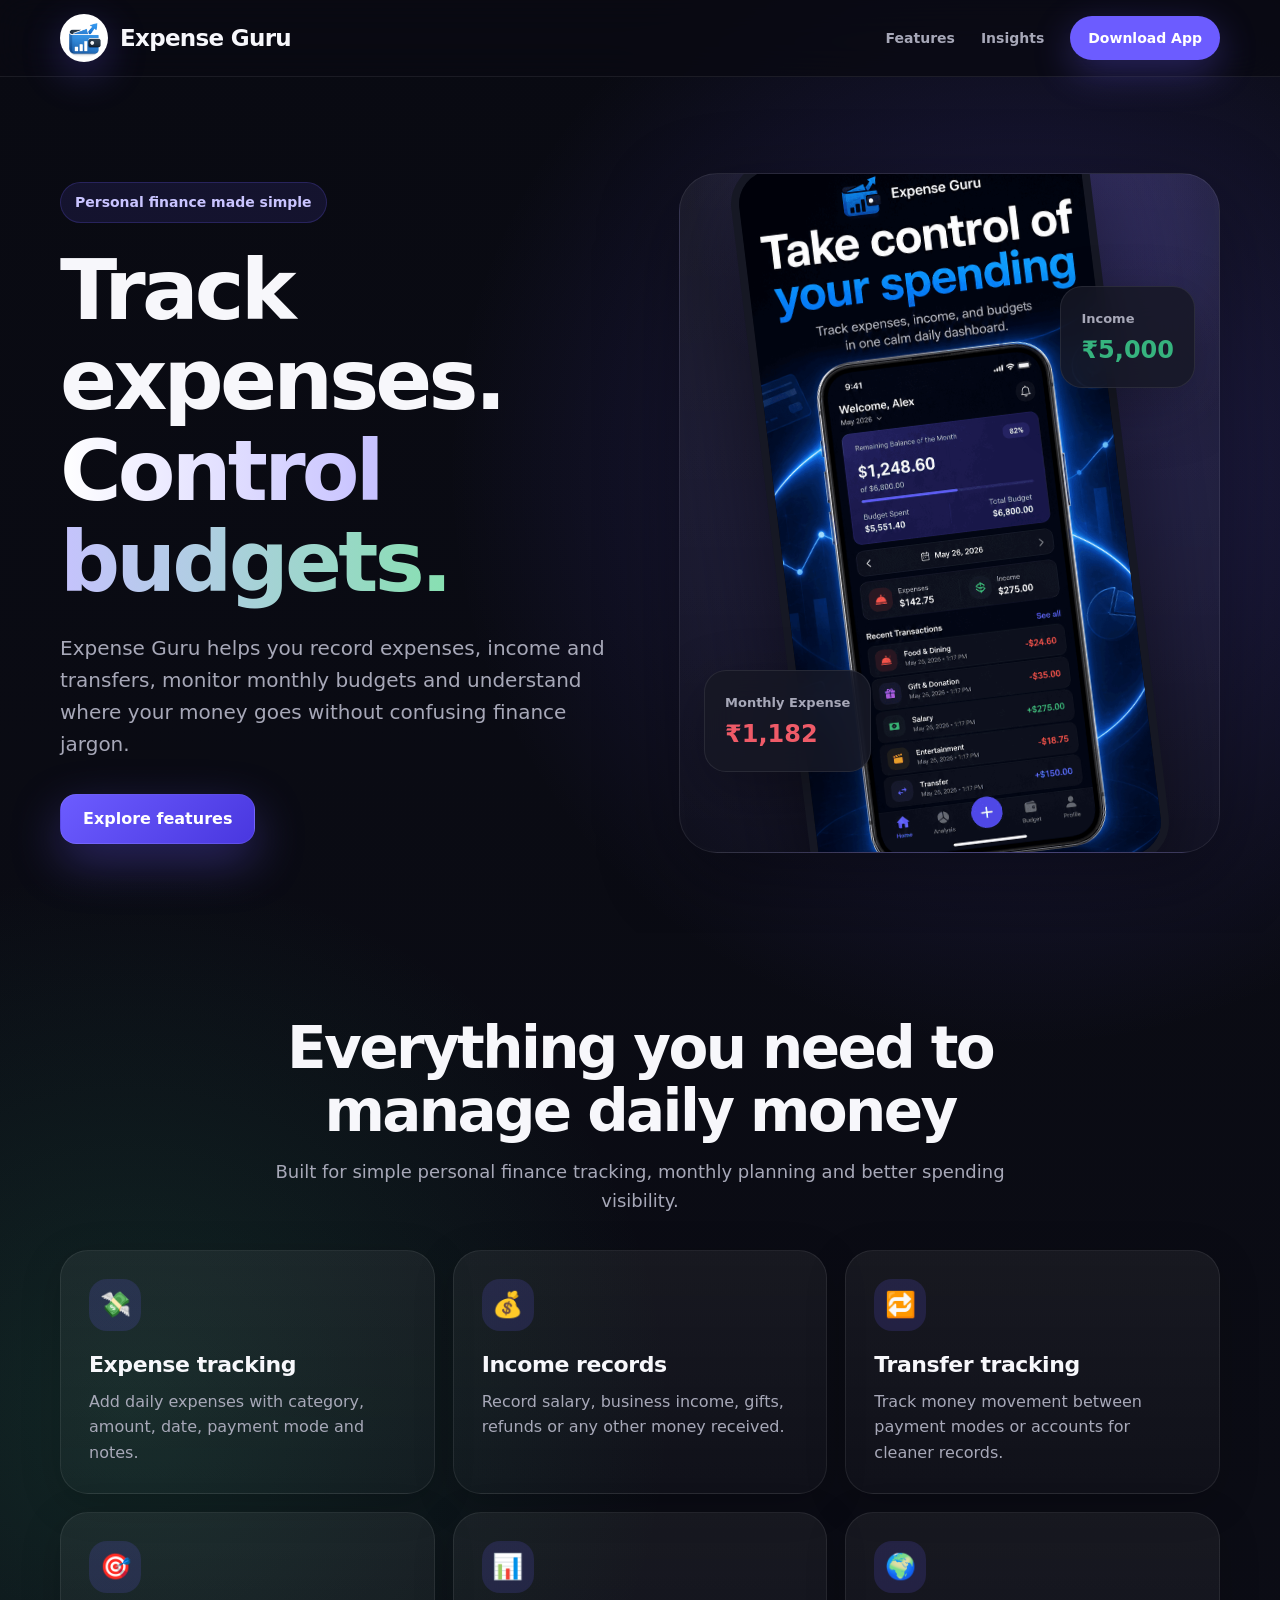
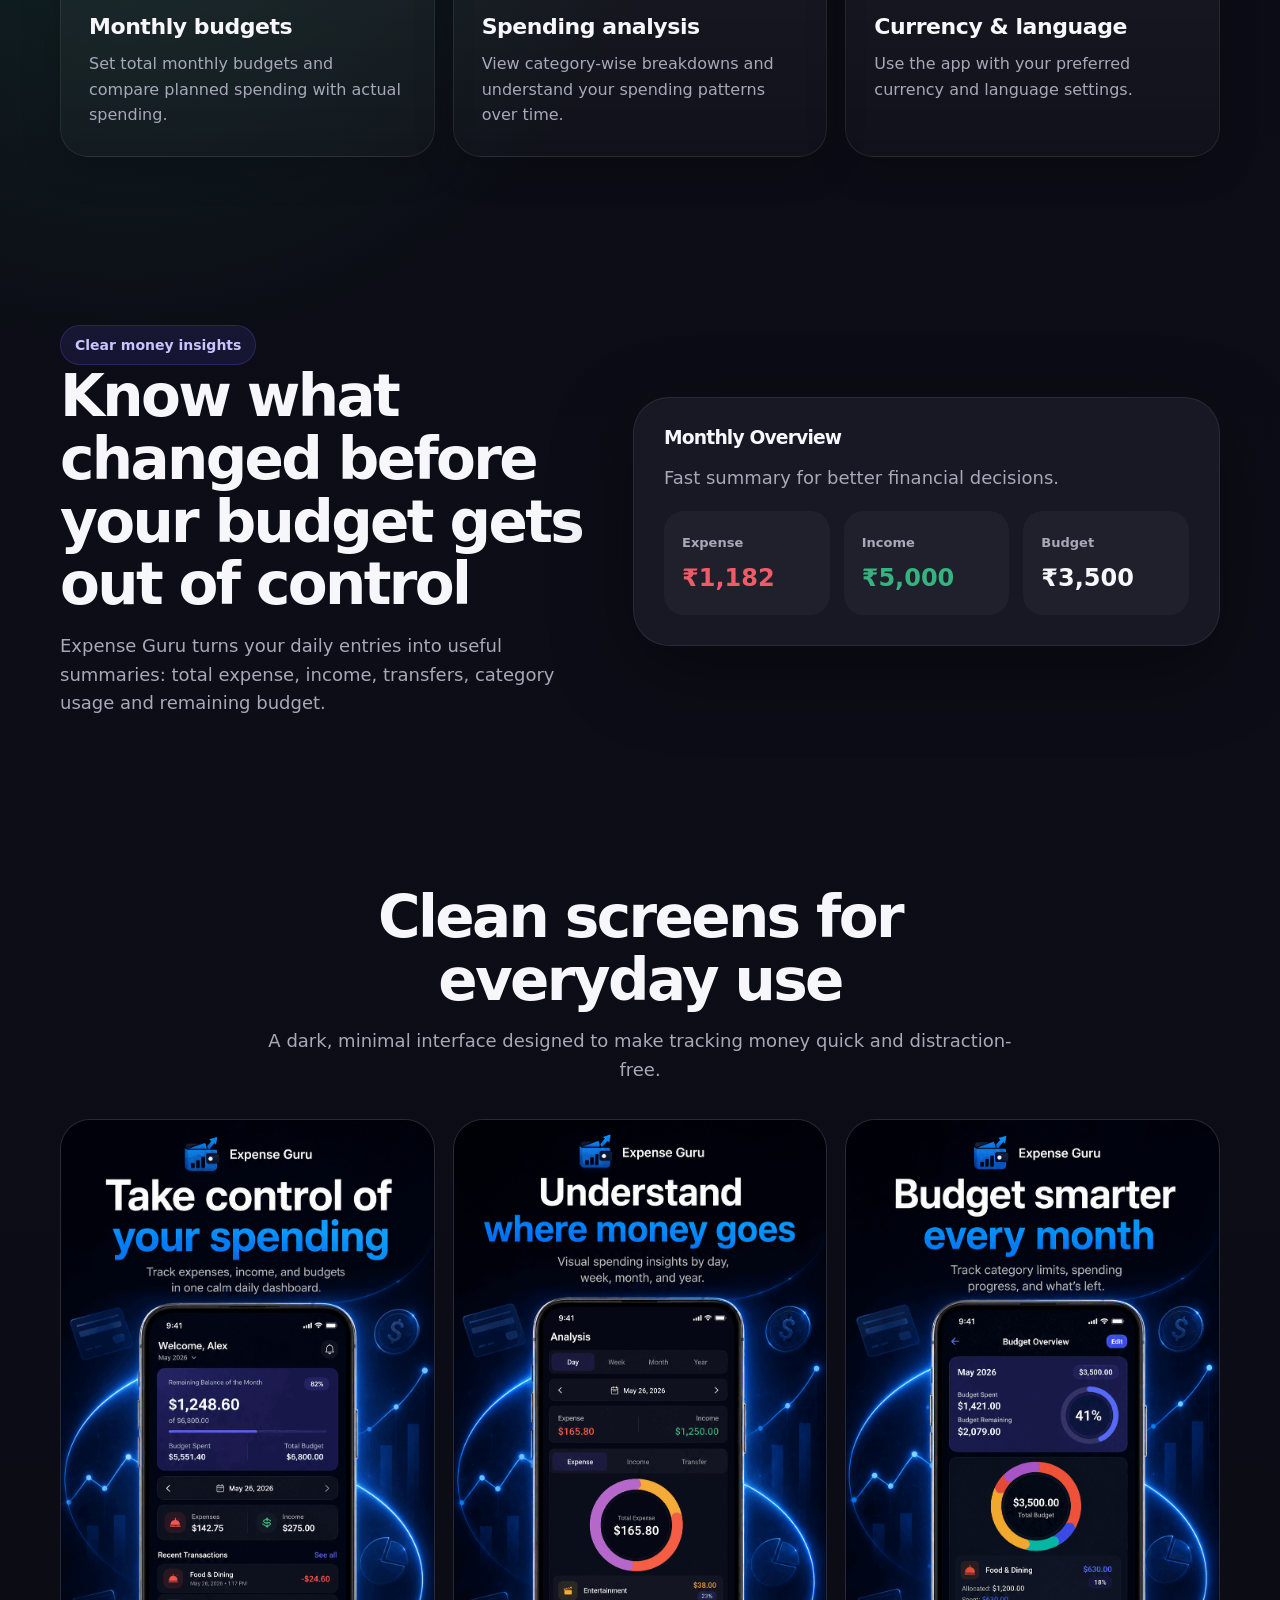
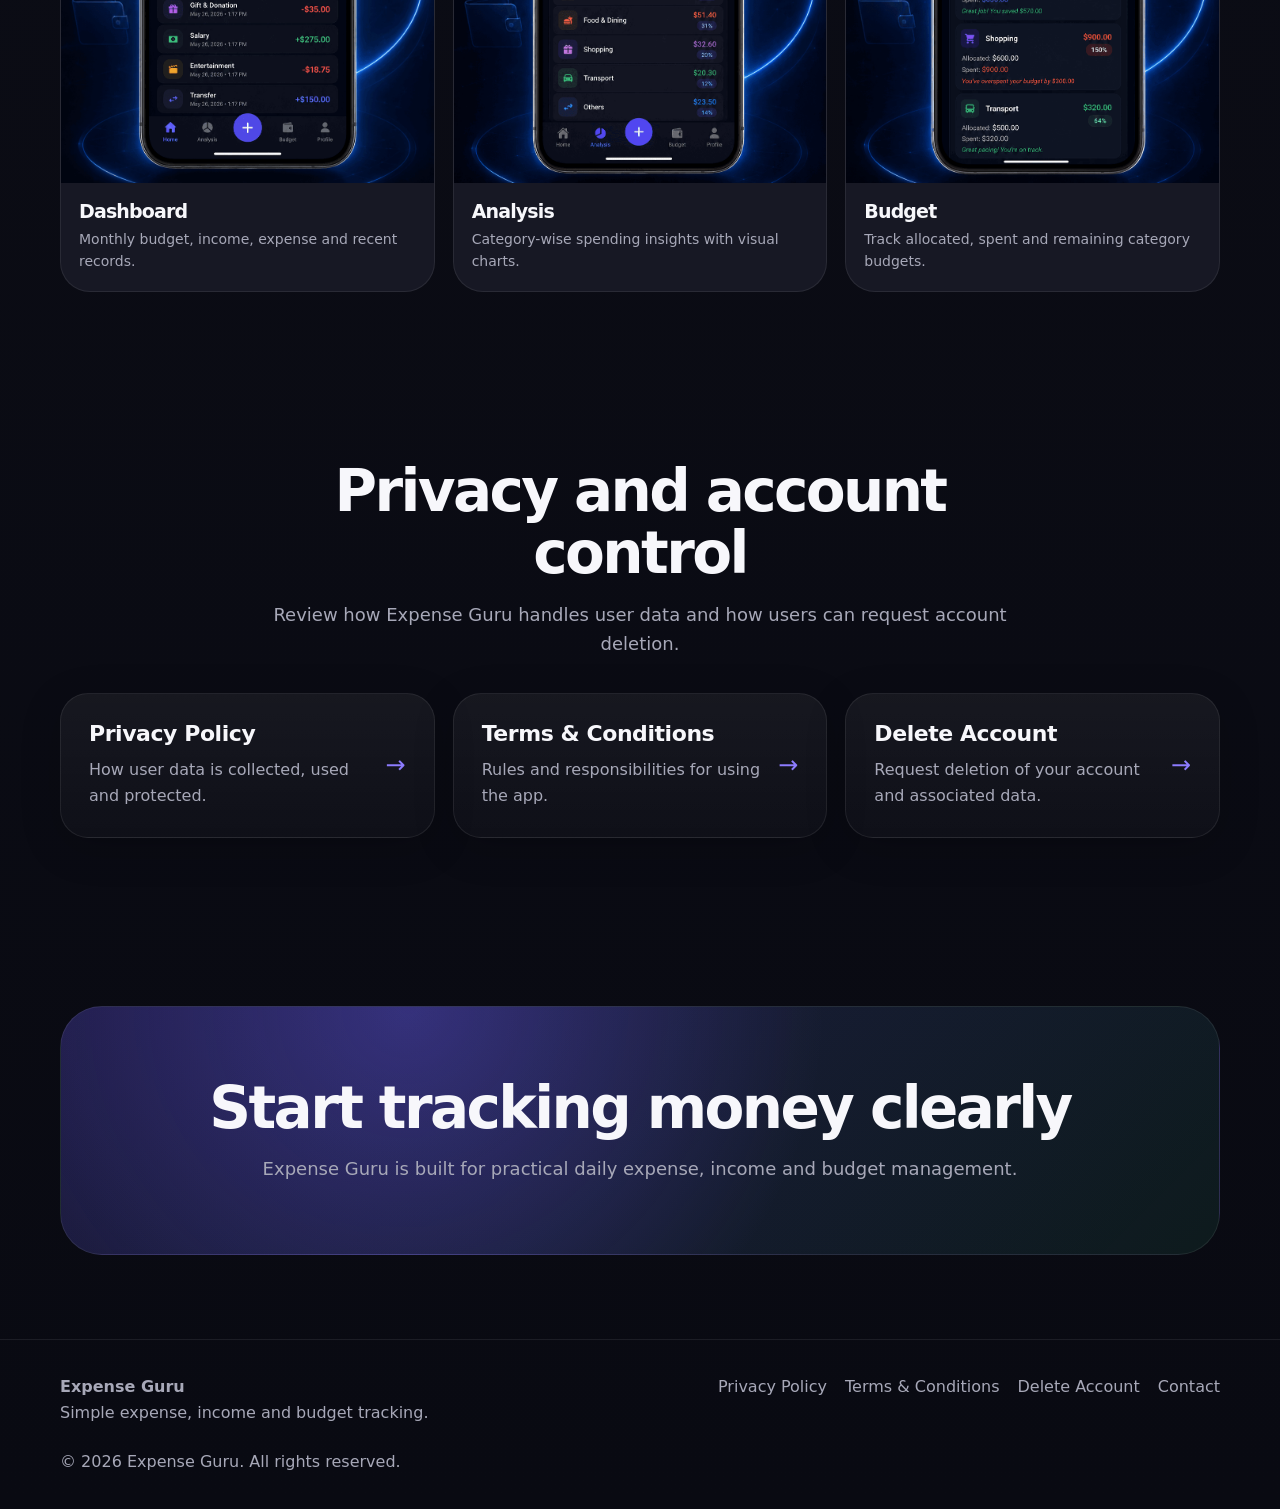
<file: index.html>
<!doctype html>
<html lang="en">

<head>
    <meta charset="utf-8">
    <meta name="viewport" content="width=device-width,initial-scale=1">
    <title>Expense Guru - Expense Tracker, Budget Planner & Money Manager</title>
    <link rel="icon" href="assets/favicon.png" sizes="any">
    <meta name="description"
        content="Expense Guru helps you track expenses, income, transfers, monthly budgets and spending insights in a clean personal finance app.">
    <meta name="robots" content="index, follow">
    <link rel="canonical" href="https://expguru.ai/">
    <meta property="og:title" content="Expense Guru - Expense Tracker, Budget Planner & Money Manager">
    <meta property="og:description"
        content="Expense Guru helps you track expenses, income, transfers, monthly budgets and spending insights in a clean personal finance app.">
    <meta property="og:type" content="website">
    <meta property="og:url" content="https://expguru.ai/">
    <meta name="theme-color" content="#090a12">
    <link rel="stylesheet" href="styles.css">
    <script
        type="application/ld+json">{"@context":"https://schema.org","@type":"MobileApplication","name":"Expense Guru","operatingSystem":"Android","applicationCategory":"FinanceApplication","description":"Expense Guru helps users track expenses, income, transfers, budgets and spending insights in a simple mobile app.","offers":{"@type":"Offer","price":"0","priceCurrency":"INR"}}</script>
</head>

<body>
    <header class="site-header">
        <div class="container nav">
            <a class="logo" href="index.html" aria-label="Expense Guru Home"><img class="logo-mark" src="/assets/favicon.png"/><span>Expense Guru</span>
                </a><button class="menu-btn" data-menu-btn
                aria-label="Open navigation" aria-expanded="false">☰</button>
            <nav class="nav-links" data-nav-links>
                <a href="index.html#features">Features</a>
                <a href="index.html#insights">Insights</a>
                <a href="#" class="nav-cta">Download App</a>
            </nav>
        </div>
    </header>
    <main>
        <section class="hero">
            <div class="container hero-grid">
                <div><span class="eyebrow">Personal finance made simple</span>
                    <h1>Track expenses. <span class="gradient-text">Control budgets.</span></h1>
                    <p>Expense Guru helps you record expenses, income and transfers, monitor monthly budgets and
                        understand where your money goes without confusing finance jargon.</p>
                    <div class="hero-actions">
                        <a class="btn btn-primary" href="#features">Explore features</a>
                        </div>
                </div>
                <div class="hero-card" aria-label="Expense Guru app preview">
                    <div class="phone-stack">
                        <div class="phone"><img src="assets/home.png" alt="Expense Guru home dashboard screenshot">
                        </div>
                    </div>
                    <div class="float-card float-1"><span>Monthly Expense</span><strong class="negative">₹1,182</strong>
                    </div>
                    <div class="float-card float-2"><span>Income</span><strong class="positive">₹5,000</strong></div>
                </div>
            </div>
        </section>
        <section class="section" id="features">
            <div class="container">
                <div class="section-head center">
                    <h2>Everything you need to manage daily money</h2>
                    <p class="lead">Built for simple personal finance tracking, monthly planning and better spending
                        visibility.</p>
                </div>
                <div class="feature-grid">
                    <article class="card">
                        <div class="icon">💸</div>
                        <h3>Expense tracking</h3>
                        <p>Add daily expenses with category, amount, date, payment mode and notes.</p>
                    </article>
                    <article class="card">
                        <div class="icon">💰</div>
                        <h3>Income records</h3>
                        <p>Record salary, business income, gifts, refunds or any other money received.</p>
                    </article>
                    <article class="card">
                        <div class="icon">🔁</div>
                        <h3>Transfer tracking</h3>
                        <p>Track money movement between payment modes or accounts for cleaner records.</p>
                    </article>
                    <article class="card">
                        <div class="icon">🎯</div>
                        <h3>Monthly budgets</h3>
                        <p>Set total monthly budgets and compare planned spending with actual spending.</p>
                    </article>
                    <article class="card">
                        <div class="icon">📊</div>
                        <h3>Spending analysis</h3>
                        <p>View category-wise breakdowns and understand your spending patterns over time.</p>
                    </article>
                    <article class="card">
                        <div class="icon">🌍</div>
                        <h3>Currency & language</h3>
                        <p>Use the app with your preferred currency and language settings.</p>
                    </article>
                </div>
            </div>
        </section>
        <section class="section" id="insights">
            <div class="container split">
                <div><span class="eyebrow">Clear money insights</span>
                    <h2>Know what changed before your budget gets out of control</h2>
                    <p class="lead">Expense Guru turns your daily entries into useful summaries: total expense, income,
                        transfers, category usage and remaining budget.</p>
                </div>
                <div class="mock-dashboard">
                    <h3>Monthly Overview</h3>
                    <p class="lead">Fast summary for better financial decisions.</p>
                    <div class="stat-row">
                        <div class="stat"><span>Expense</span><strong class="negative">₹1,182</strong></div>
                        <div class="stat"><span>Income</span><strong class="positive">₹5,000</strong></div>
                        <div class="stat"><span>Budget</span><strong>₹3,500</strong></div>
                    </div>
                </div>
            </div>
        </section>
        <section class="section" id="screens">
            <div class="container">
                <div class="section-head center">
                    <h2>Clean screens for everyday use</h2>
                    <p class="lead">A dark, minimal interface designed to make tracking money quick and
                        distraction-free.</p>
                </div>
                <div class="screen-grid">
                    <article class="screen-card"><img src="assets/home.png" alt="Expense Guru home dashboard">
                        <div>
                            <h3>Dashboard</h3>
                            <p>Monthly budget, income, expense and recent records.</p>
                        </div>
                    </article>
                    <article class="screen-card"><img src="assets/analysis.png" alt="Expense Guru analysis screen">
                        <div>
                            <h3>Analysis</h3>
                            <p>Category-wise spending insights with visual charts.</p>
                        </div>
                    </article>
                    <article class="screen-card"><img src="assets/budget.png" alt="Expense Guru budget overview screen">
                        <div>
                            <h3>Budget</h3>
                            <p>Track allocated, spent and remaining category budgets.</p>
                        </div>
                    </article>
                </div>
            </div>
        </section>
        <section class="section" id="privacy">
            <div class="container">
                <div class="section-head center">
                    <h2>Privacy and account control</h2>
                    <p class="lead">Review how Expense Guru handles user data and how users can request account
                        deletion.</p>
                </div>
                <div class="policy-links"><a class="card policy-card" href="privacy-policy.html">
                        <div>
                            <h3>Privacy Policy</h3>
                            <p>How user data is collected, used and protected.</p>
                        </div><span class="arrow">→</span>
                    </a><a class="card policy-card" href="terms-and-conditions.html">
                        <div>
                            <h3>Terms & Conditions</h3>
                            <p>Rules and responsibilities for using the app.</p>
                        </div><span class="arrow">→</span>
                    </a><a class="card policy-card" href="delete-account.html">
                        <div>
                            <h3>Delete Account</h3>
                            <p>Request deletion of your account and associated data.</p>
                        </div><span class="arrow">→</span>
                    </a></div>
            </div>
        </section>
        <section class="section">
            <div class="container">
                <div class="cta">
                    <h2>Start tracking money clearly</h2>
                    <p class="lead">Expense Guru is built for practical daily expense, income and budget management.</p>
                </div>
            </div>
        </section>
    </main>
    <footer class="site-footer">
        <div class="container footer-grid">
            <div><strong>Expense Guru</strong><br><span>Simple expense, income and budget tracking.</span></div>
            <div class="footer-links"><a href="privacy-policy.html">Privacy Policy</a><a
                    href="terms-and-conditions.html">Terms & Conditions</a><a href="delete-account.html">Delete
                    Account</a><a href="mailto:support@expguru.ai">Contact</a></div>
            <div>© <span data-year></span> Expense Guru. All rights reserved.</div>
        </div>
    </footer>
    <script src="script.js"></script>
</body>

</html>
</file>
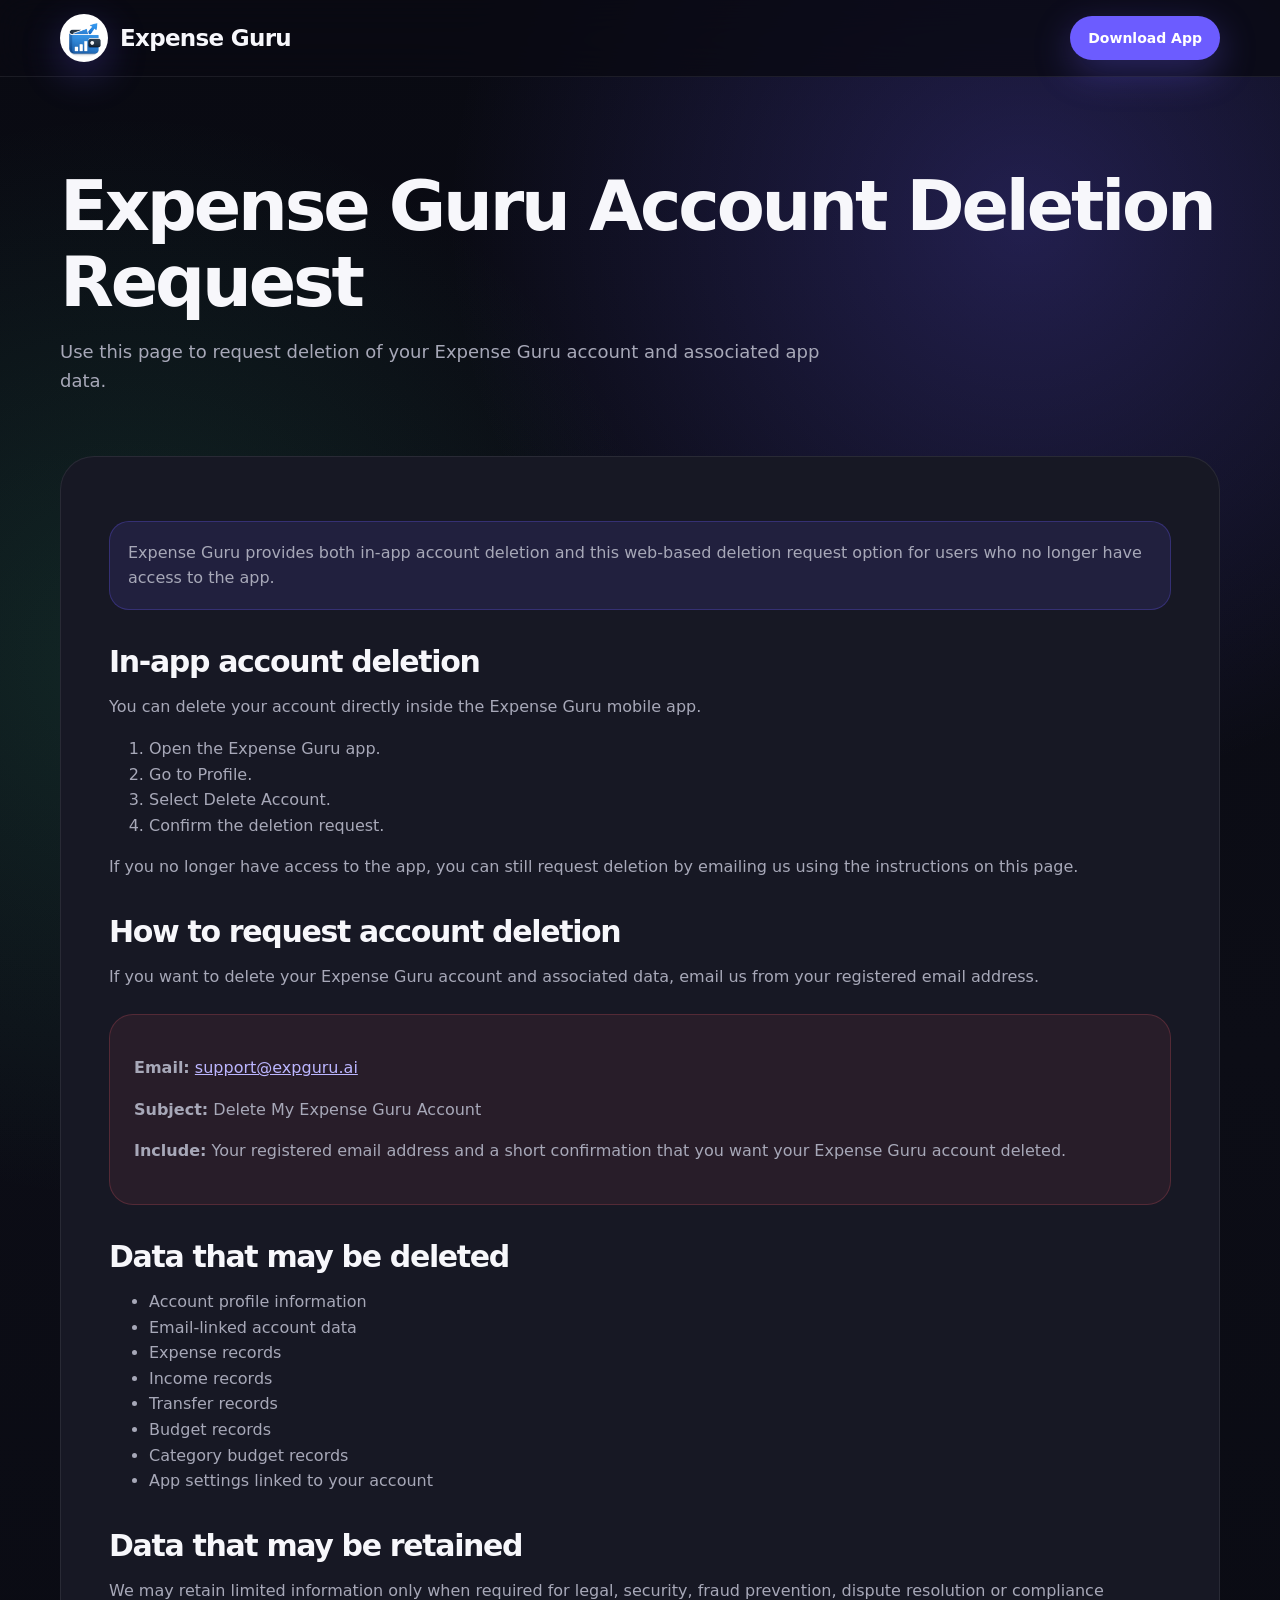
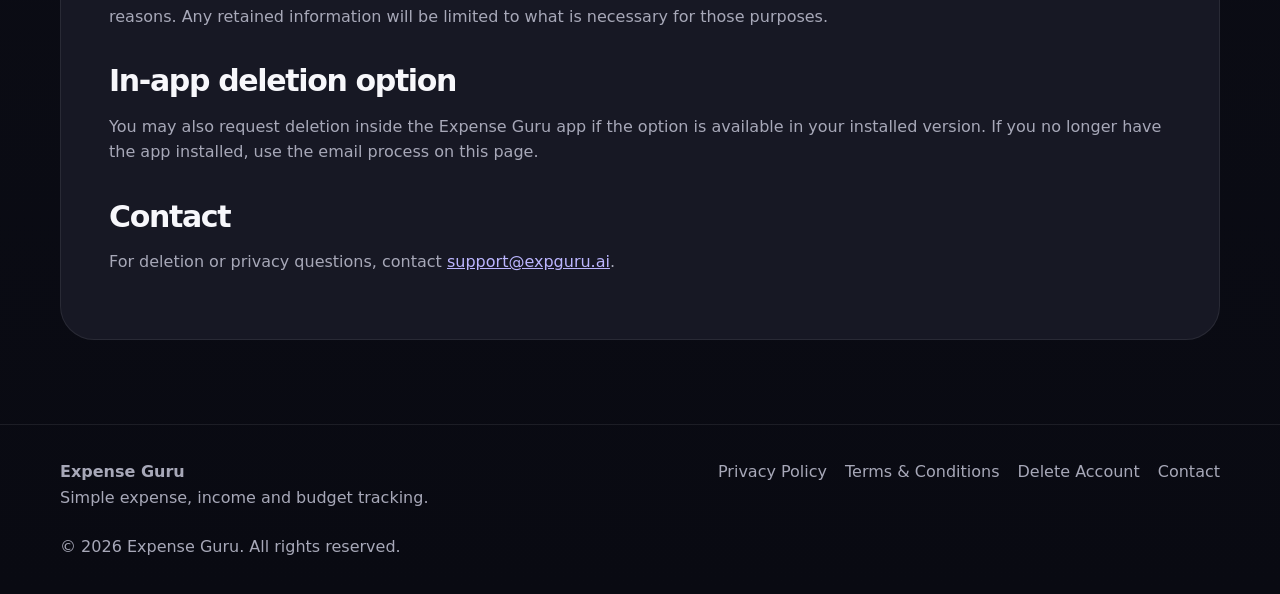
<file: delete-account.html>
<!doctype html>
<html lang="en">

<head>
    <meta charset="utf-8">
    <meta name="viewport" content="width=device-width,initial-scale=1">
    <title>Delete Account - Expense Guru</title>
    <link rel="icon" href="assets/favicon.png" sizes="any">
    <meta name="description"
        content="Request deletion of your Expense Guru account and associated app data through the account deletion instructions on this page.">
    <meta name="robots" content="index, follow">
    <link rel="canonical" href="https://expguru.ai/delete-account.html">
    <meta property="og:title" content="Delete Account - Expense Guru">
    <meta property="og:description"
        content="Request deletion of your Expense Guru account and associated app data through the account deletion instructions on this page.">
    <meta property="og:type" content="website">
    <meta property="og:url" content="https://expguru.ai/delete-account.html">
    <meta name="theme-color" content="#090a12">
    <link rel="stylesheet" href="styles.css">
</head>

<body>
    <header class="site-header">
        <div class="container nav"><a class="logo" href="index.html" aria-label="Expense Guru Home"><img class="logo-mark" src="/assets/favicon.png"/><span>Expense Guru</span></a><button class="menu-btn" data-menu-btn
                aria-label="Open navigation" aria-expanded="false">☰</button>
            <nav class="nav-links" data-nav-links>
                <a href="#" class="nav-cta">Download App</a>
            </nav>
        </div>
    </header>
    <main>
        <section class="page-hero">
            <div class="container">
                <h1>Expense Guru Account Deletion Request</h1>
                <p>Use this page to request deletion of your Expense Guru account and associated app data.</p>
            </div>
        </section>
        <section class="content">
            <div class="container legal">
                <p class="notice">
                    Expense Guru provides both in-app account deletion and this web-based deletion request option for
                    users who no longer have access to the app.
                </p>

                <h2>In-app account deletion</h2>
                <p>You can delete your account directly inside the Expense Guru mobile app.</p>
                <ol>
                    <li>Open the Expense Guru app.</li>
                    <li>Go to Profile.</li>
                    <li>Select Delete Account.</li>
                    <li>Confirm the deletion request.</li>
                </ol>
                <p>If you no longer have access to the app, you can still request deletion by emailing us using the
                    instructions on this page.</p>

                <h2>How to request account deletion</h2>
                <p>If you want to delete your Expense Guru account and associated data, email us from your registered
                    email address.</p>
                <div class="delete-box">
                    <p><strong>Email:</strong> <a
                            href="mailto:support@expguru.ai?subject=Delete%20My%20Expense%20Guru%20Account">support@expguru.ai</a>
                    </p>
                    <p><strong>Subject:</strong> Delete My Expense Guru Account</p>
                    <p><strong>Include:</strong> Your registered email address and a short confirmation that you want
                        your Expense Guru account deleted.</p>
                </div>
                
                <h2>Data that may be deleted</h2>
                <ul>
                    <li>Account profile information</li>
                    <li>Email-linked account data</li>
                    <li>Expense records</li>
                    <li>Income records</li>
                    <li>Transfer records</li>
                    <li>Budget records</li>
                    <li>Category budget records</li>
                    <li>App settings linked to your account</li>
                </ul>
                <h2>Data that may be retained</h2>
                <p>We may retain limited information only when required for legal, security, fraud prevention, dispute
                    resolution or compliance reasons. Any retained information will be limited to what is necessary for
                    those purposes.</p>
                <h2>In-app deletion option</h2>
                <p>You may also request deletion inside the Expense Guru app if the option is available in your
                    installed version. If you no longer have the app installed, use the email process on this page.</p>
                <h2>Contact</h2>
                <p>For deletion or privacy questions, contact <a
                        href="mailto:support@expguru.ai">support@expguru.ai</a>.</p>
            </div>
        </section>
    </main>
    <footer class="site-footer">
        <div class="container footer-grid">
            <div><strong>Expense Guru</strong><br><span>Simple expense, income and budget tracking.</span></div>
            <div class="footer-links"><a href="privacy-policy.html">Privacy Policy</a><a
                    href="terms-and-conditions.html">Terms & Conditions</a><a href="delete-account.html">Delete
                    Account</a><a href="mailto:support@expguru.ai">Contact</a></div>
            <div>© <span data-year></span> Expense Guru. All rights reserved.</div>
        </div>
    </footer>
    <script src="script.js"></script>
</body>

</html>
</file>
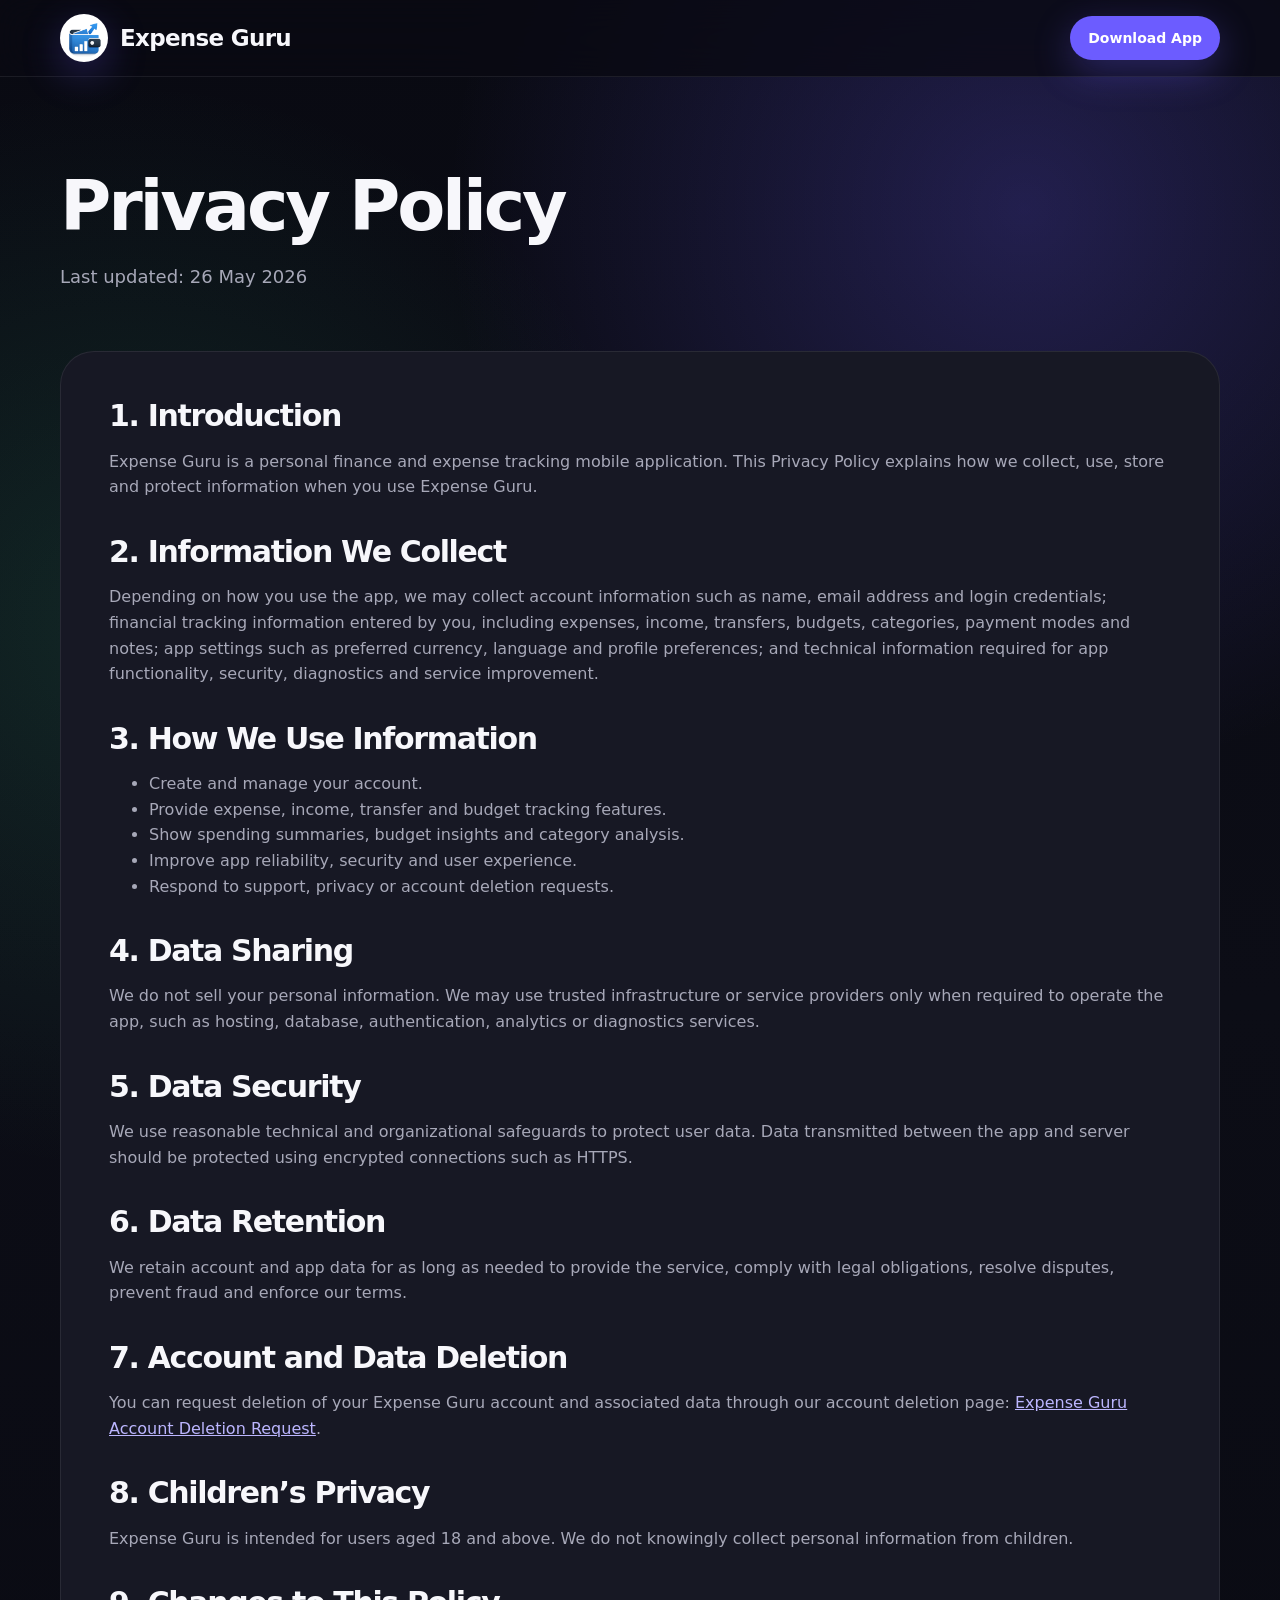
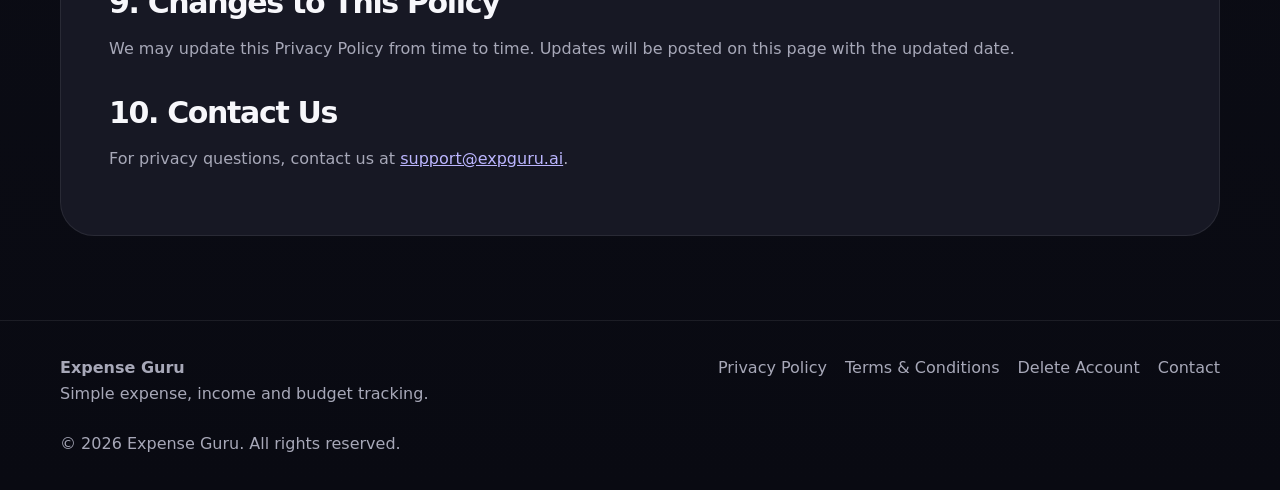
<file: privacy-policy.html>
<!doctype html>
<html lang="en">

<head>
    <meta charset="utf-8">
    <meta name="viewport" content="width=device-width,initial-scale=1">
    <title>Privacy Policy - Expense Guru</title>
    <link rel="icon" href="assets/favicon.png" sizes="any">
    <meta name="description"
        content="Read the Expense Guru Privacy Policy to understand how account, expense, budget and app data may be collected, used and protected.">
    <meta name="robots" content="index, follow">
    <link rel="canonical" href="https://expguru.ai/privacy-policy.html">
    <meta property="og:title" content="Privacy Policy - Expense Guru">
    <meta property="og:description"
        content="Read the Expense Guru Privacy Policy to understand how account, expense, budget and app data may be collected, used and protected.">
    <meta property="og:type" content="website">
    <meta property="og:url" content="https://expguru.ai/privacy-policy.html">
    <meta name="theme-color" content="#090a12">
    <link rel="stylesheet" href="styles.css">
</head>

<body>
    <header class="site-header">
        <div class="container nav"><a class="logo" href="index.html" aria-label="Expense Guru Home"><img class="logo-mark" src="/assets/favicon.png"/><span>Expense Guru</span></a><button class="menu-btn" data-menu-btn
                aria-label="Open navigation" aria-expanded="false">☰</button>
            <nav class="nav-links" data-nav-links>
                    <a href="#" class="nav-cta">Download App</a>
                </nav>
        </div>
    </header>
    <main>
        <section class="page-hero">
            <div class="container">
                <h1>Privacy Policy</h1>
                <p>Last updated: 26 May 2026</p>
            </div>
        </section>
        <section class="content">
            <div class="container legal">
                <h2>1. Introduction</h2>
                <p>Expense Guru is a personal finance and expense tracking mobile application. This Privacy Policy
                    explains how we collect, use, store and protect information when you use Expense Guru.</p>
                <h2>2. Information We Collect</h2>
                <p>Depending on how you use the app, we may collect account information such as name, email address and
                    login credentials; financial tracking information entered by you, including expenses, income,
                    transfers, budgets, categories, payment modes and notes; app settings such as preferred currency,
                    language and profile preferences; and technical information required for app functionality,
                    security, diagnostics and service improvement.</p>
                <h2>3. How We Use Information</h2>
                <ul>
                    <li>Create and manage your account.</li>
                    <li>Provide expense, income, transfer and budget tracking features.</li>
                    <li>Show spending summaries, budget insights and category analysis.</li>
                    <li>Improve app reliability, security and user experience.</li>
                    <li>Respond to support, privacy or account deletion requests.</li>
                </ul>
                <h2>4. Data Sharing</h2>
                <p>We do not sell your personal information. We may use trusted infrastructure or service providers only
                    when required to operate the app, such as hosting, database, authentication, analytics or
                    diagnostics services.</p>
                <h2>5. Data Security</h2>
                <p>We use reasonable technical and organizational safeguards to protect user data. Data transmitted
                    between the app and server should be protected using encrypted connections such as HTTPS.</p>
                <h2>6. Data Retention</h2>
                <p>We retain account and app data for as long as needed to provide the service, comply with legal
                    obligations, resolve disputes, prevent fraud and enforce our terms.</p>
                <h2>7. Account and Data Deletion</h2>
                <p>You can request deletion of your Expense Guru account and associated data through our account
                    deletion page: <a href="delete-account.html">Expense Guru Account Deletion Request</a>.</p>
                <h2>8. Children’s Privacy</h2>
                <p>Expense Guru is intended for users aged 18 and above. We do not knowingly collect personal
                    information from children.</p>
                <h2>9. Changes to This Policy</h2>
                <p>We may update this Privacy Policy from time to time. Updates will be posted on this page with the
                    updated date.</p>
                <h2>10. Contact Us</h2>
                <p>For privacy questions, contact us at <a href="mailto:support@expguru.ai">support@expguru.ai</a>.
                </p>
            </div>
        </section>
    </main>
    <footer class="site-footer">
        <div class="container footer-grid">
            <div><strong>Expense Guru</strong><br><span>Simple expense, income and budget tracking.</span></div>
            <div class="footer-links"><a href="privacy-policy.html">Privacy Policy</a><a
                    href="terms-and-conditions.html">Terms & Conditions</a><a href="delete-account.html">Delete
                    Account</a><a href="mailto:support@expguru.ai">Contact</a></div>
            <div>© <span data-year></span> Expense Guru. All rights reserved.</div>
        </div>
    </footer>
    <script src="script.js"></script>
</body>

</html>
</file>
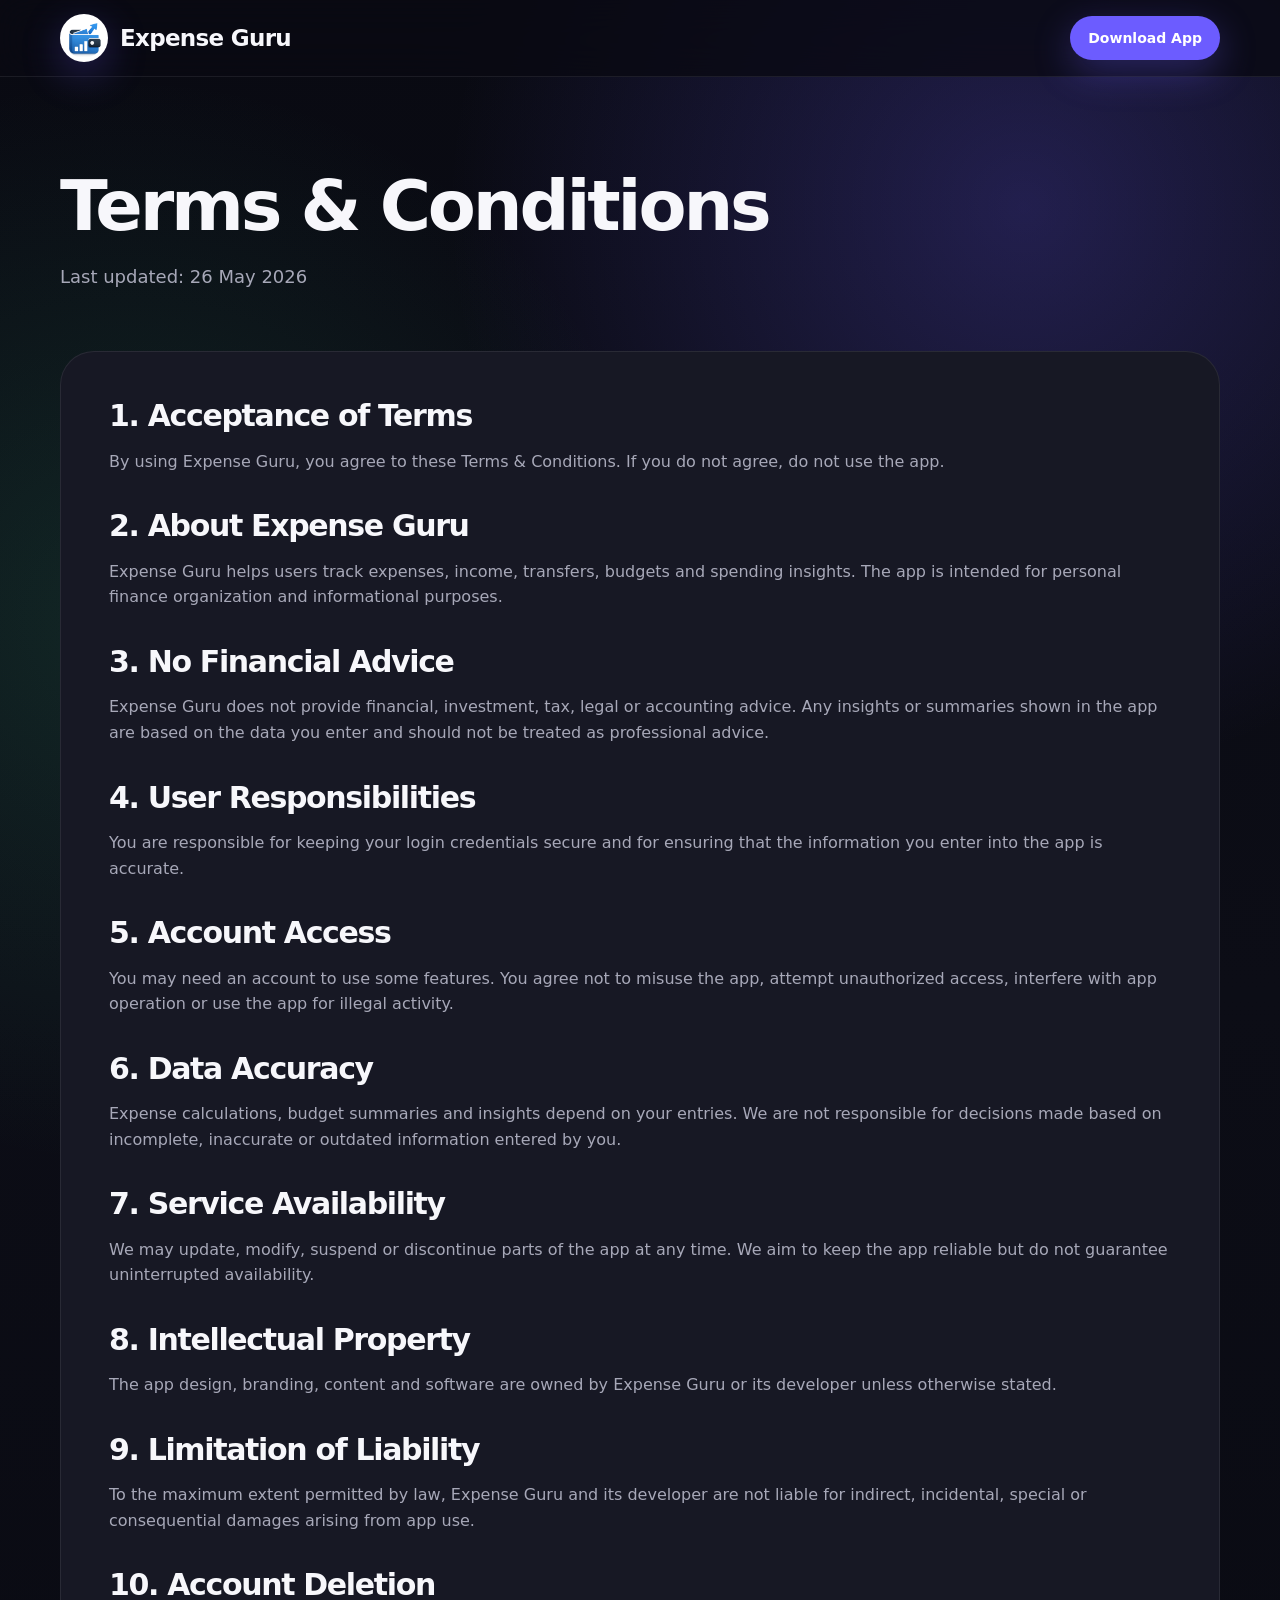
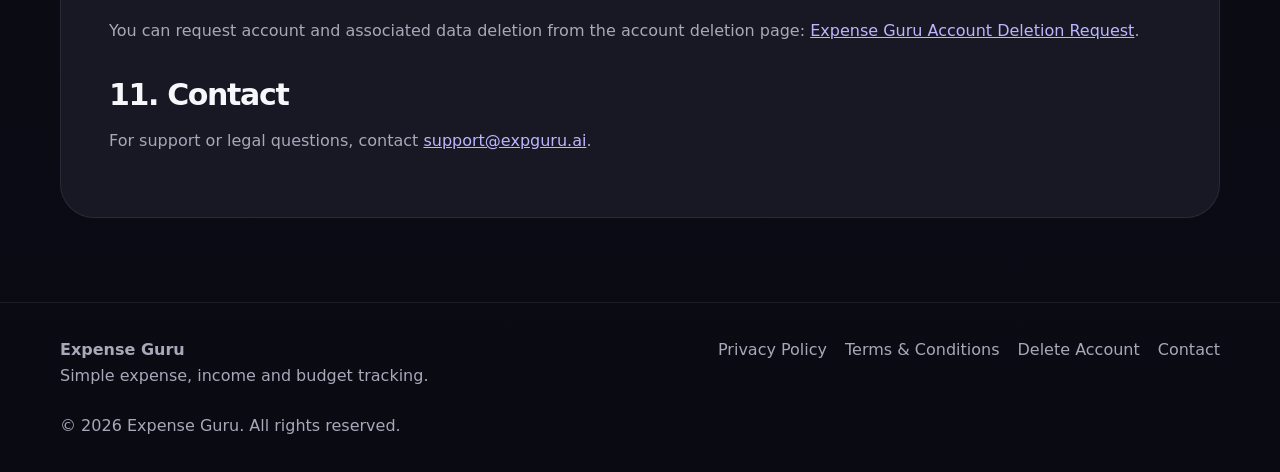
<file: terms-and-conditions.html>
<!doctype html>
<html lang="en">

<head>
    <meta charset="utf-8">
    <meta name="viewport" content="width=device-width,initial-scale=1">
    <title>Terms & Conditions - Expense Guru</title>
    <link rel="icon" href="assets/favicon.png" sizes="any">
    <meta name="description"
        content="Read the Expense Guru Terms and Conditions for using the expense tracker, budget planner and money management app.">
    <meta name="robots" content="index, follow">
    <link rel="canonical" href="https://expguru.ai/terms-and-conditions.html">
    <meta property="og:title" content="Terms & Conditions - Expense Guru">
    <meta property="og:description"
        content="Read the Expense Guru Terms and Conditions for using the expense tracker, budget planner and money management app.">
    <meta property="og:type" content="website">
    <meta property="og:url" content="https://expguru.ai/terms-and-conditions.html">
    <meta name="theme-color" content="#090a12">
    <link rel="stylesheet" href="styles.css">
</head>

<body>
    <header class="site-header">
        <div class="container nav"><a class="logo" href="index.html" aria-label="Expense Guru Home"><img class="logo-mark" src="/assets/favicon.png"/><span>Expense Guru</span></a><button class="menu-btn" data-menu-btn
                aria-label="Open navigation" aria-expanded="false">☰</button>
            <nav class="nav-links" data-nav-links>
                    <a href="#" class="nav-cta">Download App</a>
                </nav>
        </div>
    </header>
    <main>
        <section class="page-hero">
            <div class="container">
                <h1>Terms & Conditions</h1>
                <p>Last updated: 26 May 2026</p>
            </div>
        </section>
        <section class="content">
            <div class="container legal">
                <h2>1. Acceptance of Terms</h2>
                <p>By using Expense Guru, you agree to these Terms & Conditions. If you do not agree, do not use the
                    app.</p>
                <h2>2. About Expense Guru</h2>
                <p>Expense Guru helps users track expenses, income, transfers, budgets and spending insights. The app is
                    intended for personal finance organization and informational purposes.</p>
                <h2>3. No Financial Advice</h2>
                <p>Expense Guru does not provide financial, investment, tax, legal or accounting advice. Any insights or
                    summaries shown in the app are based on the data you enter and should not be treated as professional
                    advice.</p>
                <h2>4. User Responsibilities</h2>
                <p>You are responsible for keeping your login credentials secure and for ensuring that the information
                    you enter into the app is accurate.</p>
                <h2>5. Account Access</h2>
                <p>You may need an account to use some features. You agree not to misuse the app, attempt unauthorized
                    access, interfere with app operation or use the app for illegal activity.</p>
                <h2>6. Data Accuracy</h2>
                <p>Expense calculations, budget summaries and insights depend on your entries. We are not responsible
                    for decisions made based on incomplete, inaccurate or outdated information entered by you.</p>
                <h2>7. Service Availability</h2>
                <p>We may update, modify, suspend or discontinue parts of the app at any time. We aim to keep the app
                    reliable but do not guarantee uninterrupted availability.</p>
                <h2>8. Intellectual Property</h2>
                <p>The app design, branding, content and software are owned by Expense Guru or its developer unless
                    otherwise stated.</p>
                <h2>9. Limitation of Liability</h2>
                <p>To the maximum extent permitted by law, Expense Guru and its developer are not liable for indirect,
                    incidental, special or consequential damages arising from app use.</p>
                <h2>10. Account Deletion</h2>
                <p>You can request account and associated data deletion from the account deletion page: <a
                        href="delete-account.html">Expense Guru Account Deletion Request</a>.</p>
                <h2>11. Contact</h2>
                <p>For support or legal questions, contact <a href="mailto:support@expguru.ai">support@expguru.ai</a>.
                </p>
            </div>
        </section>
    </main>
    <footer class="site-footer">
        <div class="container footer-grid">
            <div><strong>Expense Guru</strong><br><span>Simple expense, income and budget tracking.</span></div>
            <div class="footer-links"><a href="privacy-policy.html">Privacy Policy</a><a
                    href="terms-and-conditions.html">Terms & Conditions</a><a href="delete-account.html">Delete
                    Account</a><a href="mailto:support@expguru.ai">Contact</a></div>
            <div>© <span data-year></span> Expense Guru. All rights reserved.</div>
        </div>
    </footer>
    <script src="script.js"></script>
</body>

</html>
</file>
<file: styles.css>
:root {
    --bg: #090a12;
    --surface: #171824;
    --surface2: #1e2030;
    --border: rgba(255, 255, 255, .08);
    --text: #f7f7fb;
    --muted: #a7a8b8;
    --primary: #6c5cff;
    --income: #36b37e;
    --expense: #ef5b68;
    --radius: 28px;
    --max: 1160px
}

* {
    box-sizing: border-box
}

html {
    scroll-behavior: smooth
}

body {
    margin: 0;
    font-family: Inter, system-ui, -apple-system, BlinkMacSystemFont, "Segoe UI", Roboto, Arial, sans-serif;
    color: var(--text);
    background: radial-gradient(circle at 80% 10%, rgba(108, 92, 255, .25), transparent 36rem), radial-gradient(circle at 10% 30%, rgba(54, 179, 126, .16), transparent 34rem), linear-gradient(180deg, #090a12, #0c0d16 48%, #090a12);
    line-height: 1.6
}

a {
    color: inherit;
    text-decoration: none
}

img {
    max-width: 100%;
    display: block
}

.container {
    width: min(var(--max), calc(100% - 40px));
    margin-inline: auto
}

.site-header {
    position: sticky;
    top: 0;
    z-index: 50;
    backdrop-filter: blur(18px);
    background: rgba(9, 10, 18, .78);
    border-bottom: 1px solid var(--border)
}

.nav {
    min-height: 76px;
    display: flex;
    align-items: center;
    justify-content: space-between;
    gap: 24px
}

.logo {
    display: inline-flex;
    align-items: center;
    gap: 12px;
    font-weight: 850;
    letter-spacing: -.03em;
    font-size: 23px
}

.logo-mark {
    width: 48px;
    height: 48px;
    border-radius: 24px;
    display: grid;
    place-items: center;
    padding: 4px;
    background-color:#ffffff;
    box-shadow: 0 12px 40px rgba(108, 92, 255, .3);
    font-weight: 900
}

.nav-links {
    display: flex;
    align-items: center;
    gap: 26px;
    color: var(--muted);
    font-weight: 650;
    font-size: 14px
}

.nav-links a:hover {
    color: var(--text)
}

.nav-cta {
    padding: 11px 18px;
    border-radius: 999px;
    background: var(--primary);
    color: #fff !important;
    box-shadow: 0 12px 38px rgba(108, 92, 255, .32)
}

.menu-btn {
    display: none;
    border: 1px solid var(--border);
    background: var(--surface);
    color: var(--text);
    border-radius: 14px;
    padding: 10px 12px;
    font-size: 18px
}

.hero {
    padding: 96px 0 80px;
    overflow: hidden
}

.hero-grid {
    display: grid;
    grid-template-columns: 1.02fr .98fr;
    gap: 56px;
    align-items: center
}

.eyebrow {
    display: inline-flex;
    align-items: center;
    gap: 10px;
    color: #c9c4ff;
    background: rgba(108, 92, 255, .12);
    border: 1px solid rgba(108, 92, 255, .22);
    padding: 8px 14px;
    border-radius: 999px;
    font-size: 14px;
    font-weight: 700
}

h1,
h2,
h3 {
    line-height: 1.08;
    margin: 0;
    letter-spacing: -.045em
}

h1 {
    margin-top: 22px;
    font-size: clamp(48px, 7vw, 84px)
}

.gradient-text {
    background: linear-gradient(90deg, #fff, #c7c2ff 44%, #87e0b1);
    -webkit-background-clip: text;
    background-clip: text;
    color: transparent
}

.hero p {
    margin: 24px 0 0;
    max-width: 620px;
    color: var(--muted);
    font-size: 20px
}

.hero-actions {
    display: flex;
    gap: 14px;
    flex-wrap: wrap;
    margin-top: 34px
}

.btn {
    display: inline-flex;
    align-items: center;
    justify-content: center;
    min-height: 50px;
    padding: 0 22px;
    border-radius: 16px;
    border: 1px solid var(--border);
    font-weight: 800
}

.btn-primary {
    background: linear-gradient(135deg, var(--primary), #4937df);
    color: #fff;
    box-shadow: 0 18px 48px rgba(108, 92, 255, .34)
}

.btn-secondary {
    background: rgba(255, 255, 255, .04);
    color: var(--text)
}

.hero-card {
    position: relative;
    border-radius: 38px;
    min-height: 680px;
    background: linear-gradient(180deg, rgba(255, 255, 255, .06), rgba(255, 255, 255, .02)), radial-gradient(circle at 60% 0%, rgba(108, 92, 255, .3), transparent 20rem);
    border: 1px solid var(--border);
    box-shadow: 0 24px 80px rgba(0, 0, 0, .35);
    overflow: hidden;
    padding: 28px
}

.phone-stack {
    position: absolute;
    inset: 28px;
    display: grid;
    place-items: center
}

.phone {
    width: min(78%, 360px);
    aspect-ratio: 9/18.5;
    border-radius: 42px;
    background: #070811;
    border: 8px solid #161824;
    box-shadow: 0 34px 100px rgba(0, 0, 0, .55);
    overflow: hidden;
    transform: rotate(-7deg)
}

.phone img {
    width: 100%;
    height: 100%;
    object-fit: cover
}

.float-card {
    position: absolute;
    padding: 18px 20px;
    border-radius: 22px;
    background: rgba(23, 24, 36, .82);
    border: 1px solid var(--border);
    backdrop-filter: blur(16px);
    box-shadow: 0 20px 60px rgba(0, 0, 0, .28)
}

.float-card strong {
    display: block;
    font-size: 24px
}

.float-card span {
    color: var(--muted);
    font-size: 13px;
    font-weight: 700
}

.float-1 {
    left: 24px;
    bottom: 80px
}

.float-2 {
    right: 24px;
    top: 112px
}

.positive {
    color: var(--income)
}

.negative {
    color: var(--expense)
}

.section {
    padding: 84px 0
}

.section-head {
    max-width: 760px;
    margin-bottom: 34px
}

.section-head.center {
    margin-inline: auto;
    text-align: center
}

.section h2 {
    font-size: clamp(36px, 5vw, 58px)
}

.lead {
    margin: 16px 0 0;
    color: var(--muted);
    font-size: 18px
}

.feature-grid,
.screen-grid,
.policy-links {
    display: grid;
    grid-template-columns: repeat(3, 1fr);
    gap: 18px
}

.card {
    background: linear-gradient(180deg, rgba(255, 255, 255, .055), rgba(255, 255, 255, .025));
    border: 1px solid var(--border);
    border-radius: var(--radius);
    padding: 28px;
    box-shadow: 0 10px 40px rgba(0, 0, 0, .18)
}

.icon {
    width: 52px;
    height: 52px;
    display: grid;
    place-items: center;
    border-radius: 18px;
    background: rgba(108, 92, 255, .16);
    color: #c9c4ff;
    font-size: 25px;
    margin-bottom: 22px
}

.card h3 {
    font-size: 22px;
    letter-spacing: -.02em
}

.card p {
    color: var(--muted);
    margin: 12px 0 0
}

.split {
    display: grid;
    grid-template-columns: .95fr 1.05fr;
    gap: 42px;
    align-items: center
}

.mock-dashboard {
    border-radius: 36px;
    padding: 30px;
    background: var(--surface);
    border: 1px solid var(--border);
    box-shadow: 0 24px 80px rgba(0, 0, 0, .35)
}

.stat-row {
    display: grid;
    grid-template-columns: repeat(3, 1fr);
    gap: 14px;
    margin-top: 18px
}

.stat {
    padding: 18px;
    border-radius: 20px;
    background: rgba(255, 255, 255, .035)
}

.stat span {
    color: var(--muted);
    font-size: 13px;
    font-weight: 700
}

.stat strong {
    display: block;
    font-size: 24px;
    margin-top: 4px
}

.screen-card {
    overflow: hidden;
    border-radius: 30px;
    border: 1px solid var(--border);
    background: var(--surface)
}

.screen-card img {
    aspect-ratio: 9/16;
    object-fit: cover;
    width: 100%
}

.screen-card div {
    padding: 18px
}

.screen-card h3 {
    font-size: 19px
}

.screen-card p {
    color: var(--muted);
    margin: 7px 0 0;
    font-size: 14px
}

.policy-card {
    display: flex;
    justify-content: space-between;
    gap: 18px;
    align-items: center;
    transition: .2s ease
}

.policy-card:hover {
    transform: translateY(-3px);
    border-color: rgba(108, 92, 255, .42)
}

.arrow {
    color: #8d7cff;
    font-size: 24px
}

.cta {
    text-align: center;
    padding: 70px 24px;
    border-radius: 42px;
    background: radial-gradient(circle at 30% 0%, rgba(108, 92, 255, .33), transparent 26rem), linear-gradient(135deg, rgba(108, 92, 255, .22), rgba(54, 179, 126, .1));
    border: 1px solid var(--border)
}

.site-footer {
    border-top: 1px solid var(--border);
    padding: 34px 0;
    color: var(--muted)
}

.footer-grid {
    display: flex;
    justify-content: space-between;
    gap: 24px;
    flex-wrap: wrap
}

.footer-links {
    display: flex;
    gap: 18px;
    flex-wrap: wrap
}

.page-hero {
    padding: 70px 0 42px
}

.page-hero h1 {
    font-size: clamp(42px, 6vw, 70px)
}

.page-hero p {
    color: var(--muted);
    max-width: 780px;
    font-size: 18px
}

.content {
    padding-bottom: 84px
}

.legal {
    background: var(--surface);
    border: 1px solid var(--border);
    border-radius: 34px;
    padding: clamp(24px, 5vw, 48px)
}

.legal h2 {
    font-size: 30px;
    margin-top: 36px
}

.legal h2:first-child {
    margin-top: 0
}

.legal h3 {
    font-size: 22px;
    margin-top: 28px
}

.legal p,
.legal li {
    color: var(--muted)
}

.legal a {
    color: #bcb6ff;
    text-decoration: underline
}

.notice {
    background: rgba(108, 92, 255, .12);
    border: 1px solid rgba(108, 92, 255, .28);
    padding: 18px;
    border-radius: 20px;
    color: #dcd9ff
}

.delete-box {
    margin-top: 24px;
    padding: 24px;
    border-radius: 24px;
    background: rgba(239, 91, 104, .08);
    border: 1px solid rgba(239, 91, 104, .22)
}

.steps {
    counter-reset: step;
    list-style: none;
    padding: 0
}

.steps li {
    counter-increment: step;
    display: grid;
    grid-template-columns: 42px 1fr;
    gap: 14px;
    margin: 18px 0
}

.steps li:before {
    content: counter(step);
    width: 42px;
    height: 42px;
    display: grid;
    place-items: center;
    background: var(--primary);
    color: #fff;
    border-radius: 14px;
    font-weight: 900
}

@media(max-width:900px) {
    .menu-btn {
        display: block
    }

    .nav-links {
        position: absolute;
        top: 76px;
        left: 20px;
        right: 20px;
        display: none;
        flex-direction: column;
        align-items: stretch;
        padding: 18px;
        border-radius: 22px;
        background: rgba(23, 24, 36, .96);
        border: 1px solid var(--border)
    }

    .nav-links.open {
        display: flex
    }

    .hero-grid,
    .split {
        grid-template-columns: 1fr
    }

    .hero {
        padding-top: 54px
    }

    .hero-card {
        min-height: 560px
    }

    .phone {
        width: min(72%, 310px)
    }

    .feature-grid,
    .screen-grid,
    .policy-links {
        grid-template-columns: 1fr
    }

    .stat-row {
        grid-template-columns: 1fr
    }
}

@media(max-width:520px) {
    .container {
        width: min(100% - 28px, var(--max))
    }

    .hero-actions {
        flex-direction: column
    }

    .btn {
        width: 100%
    }

    .float-card {
        display: none
    }

    .hero-card {
        min-height: 480px
    }
}
</file>
